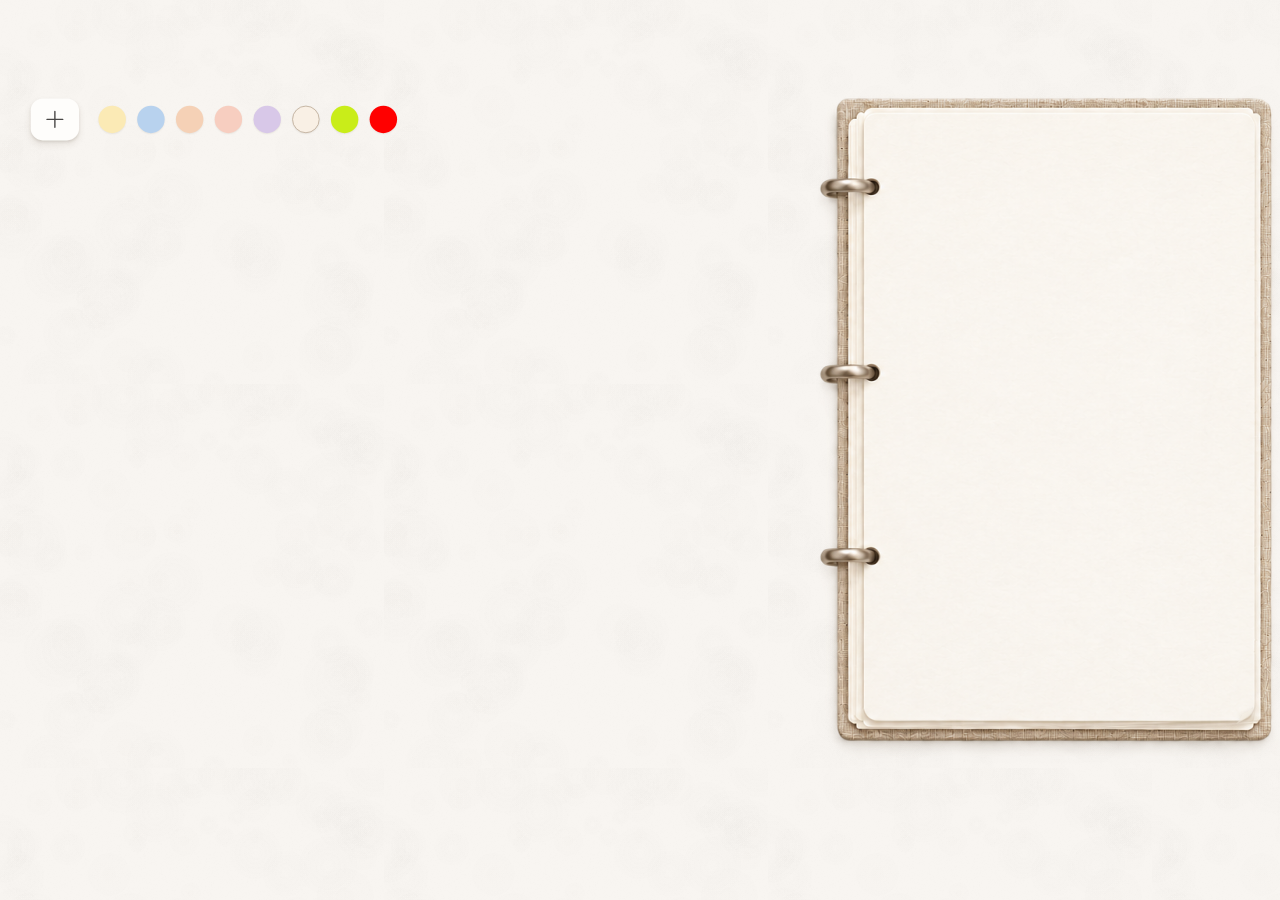
<file: web/index.html>
<!doctype html>
<html lang="zh-CN">
<head>
  <meta charset="utf-8">
  <meta name="viewport" content="width=device-width,initial-scale=1">
  <title>成长桌面</title>
  <link rel="stylesheet" href="shared/soft-theme.css">
  <link rel="stylesheet" href="styles.css">
  <link rel="stylesheet" href="note-editor.css">
</head>
<body>
  <svg width="0" height="0" aria-hidden="true" style="position:absolute;pointer-events:none"><defs><pattern id="crayon-burgundy" width="6" height="7" patternUnits="userSpaceOnUse"><rect width="6" height="7" fill="#893e50"/><path d="m.5 1 .8-.3m2.5 2 1-.4M1 5.6l.6-.3m3.1 1 .8-.4" stroke="#fff7e9" stroke-width=".55" opacity=".55"/><path d="m3 .5 .8.4M.2 3.8l.7.3" stroke="#612a3e" stroke-width=".6" opacity=".36"/></pattern></defs></svg>
  <main class="app">
    <section class="ideas">
      <header class="note-bar">
        <button id="add-note" class="new-note" aria-label="新便签"><svg viewBox="0 0 24 24" aria-hidden="true"><path d="M12 3v18M3 12h18"/></svg></button>
        <div id="palette" class="palette" aria-label="便签颜色"></div>
      </header>
      <div id="board" class="board">
        <div id="note-tools" class="note-tools" hidden>
          <button data-action="pin" aria-label="钉在屏幕最上层"><svg viewBox="0 0 24 24" aria-hidden="true"><path d="M9 3h6m-5 0v6l-3 4v2h10v-2l-3-4V3M12 15v6"/></svg></button>
          <button data-action="top" aria-label="置顶便签"><svg viewBox="0 0 24 24" aria-hidden="true"><path d="M12 19V5m-6 6 6-6 6 6"/></svg></button>
          <button data-action="bottom" aria-label="置底便签"><svg viewBox="0 0 24 24" aria-hidden="true"><path d="M12 5v14m-6-6 6 6 6-6"/></svg></button>
          <button data-action="archive" aria-label="完成并归档"><svg viewBox="0 0 24 24" aria-hidden="true"><path d="M4 7h16v13H4zM3 4h18v3H3zM9 12l2 2 4-4"/></svg></button>
          <div class="divider"></div>
          <button data-action="delete" aria-label="删除便签"><svg viewBox="0 0 24 24" aria-hidden="true"><path d="M5 7h14M9 4h6M7 7l1 13h8l1-13M10 11v5M14 11v5"/></svg></button>
        </div>
      </div>
    </section>
    <aside class="schedule" aria-label="日程活页本">
      <img class="notebook-skin" src="assets/blank-ring-planner-v1.png" alt="" draggable="false">
      <div id="timeline" class="timeline"></div>
      <div class="page-turn-sheet" aria-hidden="true"></div>
      <button class="page-corner" type="button" aria-label="翻到下午页">
        <svg class="corner-paper" viewBox="0 0 80 80" aria-hidden="true">
          <defs>
            <linearGradient id="corner-back" x1="0" y1="0" x2="1" y2="1"><stop offset="0" stop-color="#fffdf6"/><stop offset=".58" stop-color="#eee6d8"/><stop offset=".82" stop-color="#d7cbb8"/><stop offset="1" stop-color="#faf5eb"/></linearGradient>
          </defs>
          <path class="corner-shadow" d="M8 75 Q38 64 75 8 L75 67 Q75 75 67 75Z"/>
          <path class="corner-fold" d="M8 75 Q25 58 33 34 Q54 28 75 8 Q70 45 8 75Z"/>
        </svg>
      </button>
    </aside>
  </main>
  <div id="toast" class="toast"></div>
  <script src="shared/soft-theme.js"></script>
  <script src="materials.js"></script>
  <script src="app.js"></script>
  <script src="note-markdown.js"></script>
  <script src="note-editor.js"></script>
</body>
</html>
</file>
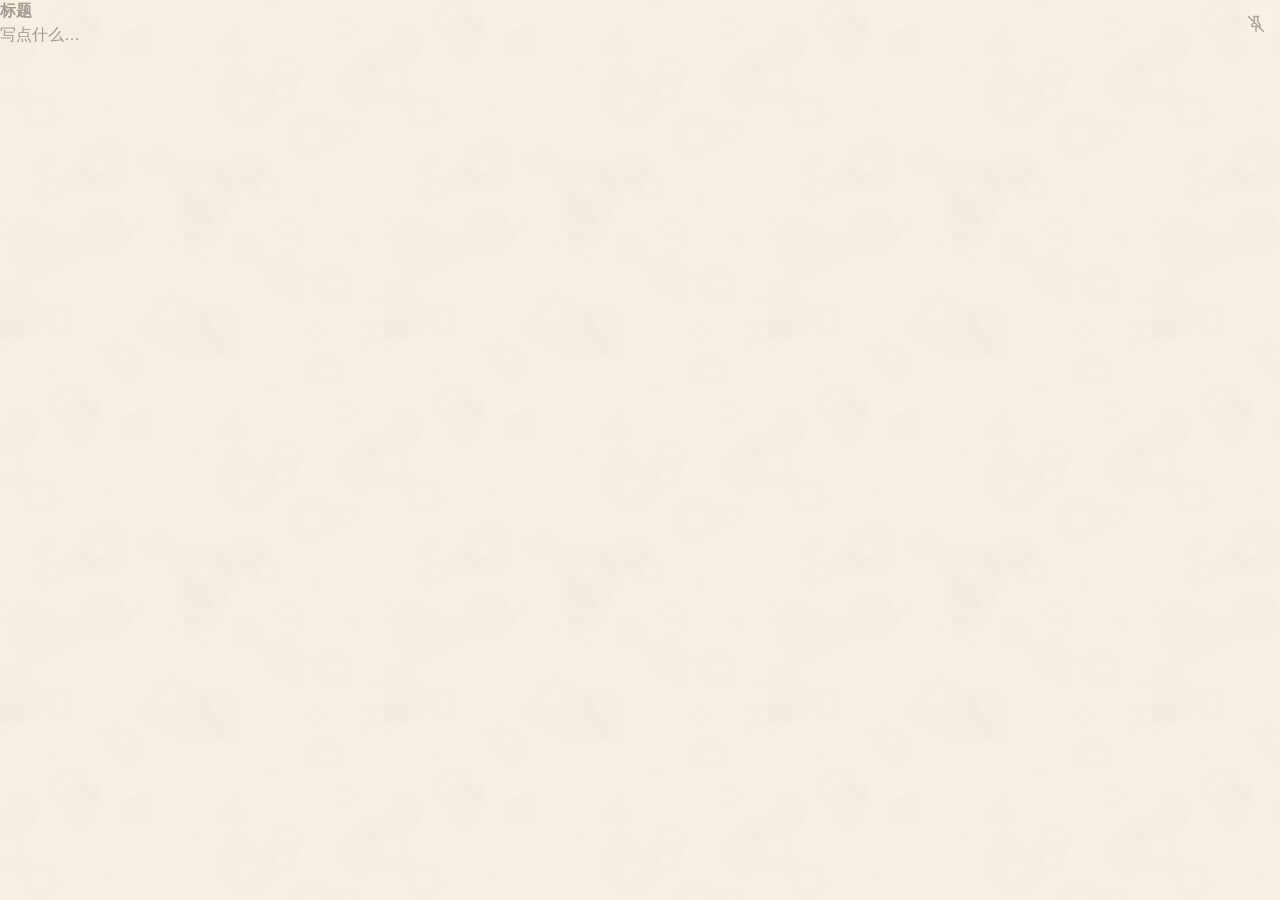
<file: web/pinned.html>
<!doctype html><html lang="zh-CN"><head><meta charset="utf-8"><link rel="stylesheet" href="styles.css"><style>
html,body{background:var(--note-bg,#f9f0e5)}.note{inset:0;width:100%;height:100%;border-radius:calc(var(--note-size)*.045);box-shadow:none}.unpin{position:absolute;z-index:10;right:8px;top:8px;width:32px;height:32px;padding:6px;color:#62594f;opacity:.48;border-radius:6px;background:#ffffff52;transition:opacity .12s,background .12s}.note:hover .unpin,.unpin:focus-visible{opacity:.95;background:#ffffff96}.unpin svg{width:20px;height:20px}
</style></head><body><article class="note"><div class="drag-strip"></div><input class="note-title" placeholder="标题" maxlength="60"><textarea class="note-body" placeholder="写点什么…" maxlength="1200"></textarea><button class="unpin" aria-label="取消固定，放回计划桌面"><svg viewBox="0 0 24 24"><path d="M9 3h6m-5 0v6l-3 4v2h10v-2l-3-4V3M12 15v6M3 3l18 18"/></svg></button></article><script src="materials.js"></script><script>
const shades={yellow:'#fef3c9',blue:'#dce8fa',peach:'#fee5d1',coral:'#fce4e4',lavender:'#e8e0f8',cream:'#f9f0e5',lime:'#d9f44b',red:'#ff0000'};let note;
const title=document.querySelector('.note-title'),body=document.querySelector('.note-body');
const send=m=>window.chrome.webview.postMessage(m);
window.hostReceive=n=>{note=n;document.body.style.setProperty('--note-bg',shades[n.Color]||shades.cream);document.querySelector('.note').dataset.color=n.Color;document.querySelector('.note').style.setProperty('--note-size',innerWidth+'px');title.value=n.Title||'';body.value=n.Body||'';document.fonts.ready.then(()=>setTimeout(()=>send({type:'rendered'}),0))};
title.oninput=body.oninput=()=>{if(note)send({type:'edit',title:title.value,body:body.value})};
document.querySelector('.drag-strip').onpointerdown=e=>{if(e.button===0){e.preventDefault();send({type:'drag'})}};
document.querySelector('.unpin').onclick=()=>send({type:'unpin'});
document.addEventListener('keydown',e=>{if(e.key==='Escape')send({type:'unpin'})});
</script></body></html>
</file>
<file: web/shared/soft-theme.css>
:root {
  --soft-ink:#151615;
  --soft-accent:#d96108;
  --soft-background:#f8f5f1;
  --soft-paper:#fbf7f0;
  --soft-note-yellow:#fef3c9;
  --soft-note-blue:#dce8fa;
  --soft-note-peach:#fee5d1;
  --soft-note-coral:#fce4e4;
  --soft-note-lavender:#e8e0f8;
  --soft-note-cream:#f9f0e5;
  --soft-note-lime:#d9f44b;
  --soft-note-red:#ff0000;
  --soft-swatch-red:#ff0000;
  --soft-swatch-lime:#c9ed19;
  --soft-swatch-yellow:#fbeab5;
  --soft-swatch-blue:#b8d2ee;
  --soft-swatch-peach:#f5d1b6;
  --soft-swatch-coral:#f7cec0;
  --soft-swatch-lavender:#d8c8e8;
  --soft-swatch-cream:#f9f0e5;
  --soft-shadow-contact:0 2px 3px rgb(83 62 39 / 14%);
  --soft-shadow-floating:0 9px 15px rgb(83 62 39 / 11%);
  --soft-radius-paper:11px;
}
</file>
<file: web/styles.css>
:root{color-scheme:light;--ink:var(--soft-ink);--accent:var(--soft-accent);font-family:"Microsoft YaHei UI","Microsoft YaHei",sans-serif}
*{box-sizing:border-box}html,body{width:100%;height:100%;margin:0;overflow:hidden}button,input,textarea{font:inherit}button{border:0;background:none;color:inherit;cursor:pointer}button:focus-visible{outline:2px solid var(--accent);outline-offset:4px}svg{width:24px;height:24px;display:block;fill:none;stroke:currentColor;stroke-width:1.8;stroke-linecap:round;stroke-linejoin:round}
body{color:var(--ink);user-select:none;background:var(--soft-background);background-image:var(--back-grain)}
.app{position:absolute;width:1586px;height:992px;transform-origin:0 0}
.ideas{position:absolute;left:38px;top:60px;width:971px;height:834px;z-index:2;pointer-events:none}
.note,.note-bar,.note-tools{pointer-events:auto}
.note-bar{height:52px;display:flex;align-items:center;gap:24px;width:max-content}
.new-note{width:60px;height:52px;display:grid;place-items:center;flex:none;border-radius:15px;background:#fefdfb;box-shadow:0 2px 3px #533e2720,0 5px 9px #533e271a;color:#494746}.new-note svg{width:26px;height:26px;stroke-width:1.6}.new-note:hover{background:#fff}
.palette{display:flex;align-items:center;gap:14px}.swatch{width:34px;height:34px;flex:none;border-radius:50%;padding:0;box-shadow:0 1px 2px #533e2717}.swatch:hover{outline:1px solid #b8a696;outline-offset:3px}.swatch:focus-visible{outline:2px solid #d96108;outline-offset:3px}
.board{position:absolute;left:0;top:111px;width:971px;height:723px;overflow:visible}
.note{position:absolute;border-radius:var(--soft-radius-paper);padding:calc(var(--note-size)*.2387) calc(var(--note-size)*.103) calc(var(--note-size)*.08) calc(var(--note-size)*.1355);display:flex;flex-direction:column;touch-action:none;background-color:var(--note-bg);background-image:var(--paper-grain);box-shadow:var(--soft-shadow-contact),var(--soft-shadow-floating);isolation:isolate}
.drag-strip{position:absolute;left:0;right:0;top:0;height:calc(var(--note-size)*.21);cursor:grab}.drag-strip:active{cursor:grabbing}
.note-title,.note-body{width:100%;border:0;outline:0;background:transparent;resize:none;user-select:text;padding:0;border-radius:0;letter-spacing:0}.note-title{color:#0a0c0b;font-size:calc(var(--note-size)*.10323);line-height:1.3125;font-weight:700;height:1.3125em;flex:none;margin:0 0 calc(var(--note-size)*.1)}
.note-body{font-size:calc(var(--note-size)*.07742);line-height:1.7083;font-weight:400;color:#282c29;flex:1;min-height:0;overflow:auto;scrollbar-width:none;-ms-overflow-style:none}.note-body::-webkit-scrollbar{display:none;width:0;height:0}.note-title::placeholder,.note-body::placeholder{color:#30282a70}
.resize-handle{position:absolute;right:0;bottom:0;width:16px;height:16px;cursor:nwse-resize}
.note-tools{position:absolute;z-index:2147483647;height:92px;width:40px;padding:6px 3px;border-radius:2px 9px 9px 2px;display:flex;flex-direction:column;align-items:center;justify-content:space-between;background-color:var(--tab-color,#f9f0e5);background-image:linear-gradient(#ffffff50,#ffffff20),var(--paper-grain);box-shadow:inset 1px 0 2px #72583f12,2px 2px 4px #533e2716,3px 5px 9px #533e2712;color:#62594f}.note-tools[data-side="left"]{border-radius:9px 2px 2px 9px;box-shadow:inset -1px 0 2px #72583f12,-2px 2px 4px #533e2716,-3px 5px 9px #533e2712}.note-tools[hidden]{display:none}.note-tools .divider{height:1px;width:19px;background:#78665322}.note-tools>button{width:32px;height:34px;padding:6px;border-radius:5px}.note-tools svg{width:20px;height:20px;stroke-width:1.65}.note-tools>button:hover{background:#ffffff66;color:#322d28}.note-tools>button:active{background:#78665314;transform:translateY(1px)}.note-tools>button[data-action="delete"]:hover{color:#a05543}
@font-face{font-family:Xiaolai;src:url('assets/fonts/Xiaolai-Regular.ttf') format('truetype');font-weight:400;font-style:normal;font-display:swap}
.schedule{position:absolute;left:1016px;top:56px;width:560px;height:799px;isolation:isolate}
/* Original wide notebook material, with live handwritten task rows. */
.notebook-skin{position:absolute;pointer-events:none;user-select:none;max-width:none;width:1530.74px;height:964.11px;left:-947.62px;top:-54.40px;z-index:-1}
.schedule{perspective:1600px}
.page-corner{position:absolute;right:22px;bottom:18px;width:76px;height:76px;z-index:4;padding:0;touch-action:manipulation;border-radius:0 0 13px 0}
.corner-paper{position:absolute;right:0;bottom:0;width:25px;height:25px;fill:none;stroke:none;overflow:visible;opacity:.5;transform-origin:100% 100%;transition:width .32s ease,height .32s ease,opacity .32s ease,filter .32s ease;filter:drop-shadow(-1px -1px 1px #6d503a15)}
.corner-shadow{fill:#9b8367;opacity:.12}
.corner-fold{fill:url(#corner-back);stroke:#c9bcaa;stroke-width:.45}
.page-corner:hover .corner-paper,.page-corner:focus-visible .corner-paper{width:57px;height:57px;opacity:1;filter:drop-shadow(-3px -3px 3px #6d503a25)}
.page-corner:focus-visible{outline:1px dashed #b7a18a;outline-offset:1px}
.page-corner:active .corner-paper{width:65px;height:65px}
.page-turn-sheet{position:absolute;left:65px;right:23px;top:10px;bottom:18px;z-index:3;pointer-events:none;visibility:hidden;border-radius:13px;background:#faf7ef;background-image:var(--paper-grain),linear-gradient(90deg,#ede6d955,#fffdf500 30%,#fffdf5 85%,#d1c4ad66);transform-origin:left center;box-shadow:4px 3px 10px #6d503a15;backface-visibility:hidden}
.schedule.is-turning .page-corner{pointer-events:none}
@media(prefers-reduced-motion:reduce){.corner-paper{transition:none}}
.timeline{position:absolute;left:79px;right:35px;top:67px;bottom:69px;overflow-y:auto;overflow-x:hidden;scrollbar-width:none;-ms-overflow-style:none;overscroll-behavior:contain}.timeline::-webkit-scrollbar{display:none;width:0;height:0}
.task{position:relative;width:100%;min-height:107px;display:grid;grid-template-columns:126px minmax(0,1fr) 32px;column-gap:16px;align-items:center;padding:15px 16px;text-align:left;font-family:Xiaolai,sans-serif;font-synthesis:none;isolation:isolate;touch-action:pan-y}
.task-time{color:#685e58;font-size:26px;line-height:34px;white-space:normal;overflow-wrap:anywhere}.task-time.range{font-size:20px;line-height:28px}
.task-title{font-size:28px;line-height:36px;font-weight:400;color:#32312c;overflow-wrap:anywhere}
.task:focus-visible{outline:1px dashed #b7a18a;outline-offset:-4px;border-radius:8px}
.task:hover:not(.done){background:#b8a08508}
.pencil-rule{position:absolute;left:8px;bottom:0;width:calc(100% - 16px);height:6px;stroke:#a38c7250;stroke-width:.85;pointer-events:none}.pencil-rule path{vector-effect:non-scaling-stroke}.task:last-child .pencil-rule{display:none}
.hand-check{width:32px;height:32px;visibility:hidden;pointer-events:none;transform:rotate(var(--check-tilt));overflow:visible}.hand-check .check-ink{fill:url(#crayon-burgundy) #893e50;stroke:#893e50;stroke-width:.25;stroke-opacity:.45;opacity:.94}.task.done .hand-check{visibility:visible}
.note-body{width:calc(100% + var(--note-size)*.045)}
.swatch[data-color="cream"]{border:1px solid #bbaa96}
.note[data-color="cream"],.note-editor[data-color="cream"]{outline:1px solid #bbaa9699;outline-offset:-1px}
.task.active::before{content:"";position:absolute;inset:4px 0 4px 0;z-index:-1;background:#feeede;background-image:var(--paper-grain);opacity:.88;clip-path:polygon(3% 2%,17% 1%,22% 3%,51% 1%,68% 3%,86% 0,96% 4%,96% 9%,99% 12%,98% 18%,100% 25%,98% 32%,100% 39%,98% 46%,100% 56%,98% 65%,99% 76%,97% 82%,97% 91%,93% 95%,73% 96%,67% 99%,48% 97%,39% 100%,20% 96%,6% 97%,4% 92%,1% 90%,2% 84%,0 78%,1% 69%,0 63%,2% 53%,0 42%,1% 33%,0 24%,2% 18%,1% 10%,3% 8%)}
.toast{position:fixed;left:50%;bottom:30px;transform:translateX(-50%);padding:10px 18px;border-radius:12px;background:#302720;color:#fff;opacity:0;transition:opacity .15s;pointer-events:none}.toast.show{opacity:1}
@media(prefers-reduced-motion:reduce){*{transition:none!important}}
.note-tools{height:202px}
.note-tools>button[data-action="archive"]:hover{color:#47704b}
.note[data-color="red"],.note-editor[data-color="red"]{background-image:none;color:#000}
.note[data-color="red"] input,.note[data-color="red"] textarea,.note-editor[data-color="red"] textarea,.note-editor[data-color="red"] .editor-content,.note-editor[data-color="red"] .editor-content :is(h1,h2,h3,h4){color:#000}
</file>
<file: web/note-editor.css>
.note-editor{position:fixed;z-index:100;left:24.6vw;top:9.3vh;width:40.5vw;height:85.6vh;min-width:560px;max-width:1000px;border-radius:11px;background-color:var(--editor-paper);background-image:var(--paper-grain);box-shadow:0 2px 3px #533e2724,0 9px 22px #533e2724;color:#282c29;user-select:text}
.note-editor[hidden],.editor-tools[hidden]{display:none}
.note-editor,.editor-scroll{cursor:grab}.note-editor.dragging,.note-editor.dragging .editor-scroll{cursor:grabbing}.editor-title,.editor-summary,.editor-content{cursor:text}
.editor-scroll{height:100%;overflow-y:auto;overscroll-behavior:contain;scrollbar-width:thin;scrollbar-color:#78665335 transparent;padding:clamp(42px,4.1vw,70px) clamp(32px,2.95vw,68px) 60px;border-radius:inherit}
.editor-title,.editor-summary{display:block;width:100%;border:0;outline:0;padding:0;background:transparent;resize:none;overflow:hidden;color:inherit;user-select:text;font-family:inherit}
.editor-title{font-size:clamp(28px,2.08vw,46px);line-height:1.35;font-weight:700;color:#101311;margin:0 0 12px}
.editor-summary{font-size:clamp(16px,1.1vw,24px);line-height:1.7;color:#625955;margin:0 0 48px}
.editor-title::placeholder,.editor-summary::placeholder{color:#80737088}
.editor-content{outline:none;min-height:220px;font-size:clamp(16px,1.1vw,24px);line-height:1.85;overflow-wrap:anywhere;caret-color:#61504b}
.editor-content p{margin:0 0 14px;min-height:1.85em}.editor-content h1,.editor-content h2,.editor-content h3,.editor-content h4{font-weight:700;color:#151715;line-height:1.4;margin:1.6em 0 .8em}.editor-content>:first-child{margin-top:0}
.editor-content h1{font-size:1.85em}.editor-content h2{font-size:1.4em}.editor-content h3{font-size:1.2em}.editor-content h4{font-size:1.08em}
.editor-content mark{background:#ffeb9ac9;color:inherit;border-radius:3px;padding:1px 2px;box-decoration-break:clone}
.editor-content img{max-width:100%;height:auto;display:block;border-radius:7px;margin:20px 0 12px;cursor:default}
.editor-content ul,.editor-content ol{padding-left:1.8em;margin:0 0 20px}.editor-content li{padding-left:.3em}
.editor-content[data-empty="true"]:before{content:"写下你的想法…";position:absolute;color:#80737080;pointer-events:none}
.editor-close{position:absolute;right:14px;top:14px;padding:6px;color:#7d747080;border-radius:50%;z-index:2}.editor-close svg{width:20px;height:20px;stroke-width:1.3}.editor-close:hover{background:#ffffff44;color:#544a46}
.editor-tools{position:fixed;z-index:110;display:flex;align-items:center;gap:2px;height:44px;padding:4px 8px;border-radius:10px;background:#fff8f0;background-image:var(--paper-grain);box-shadow:0 2px 3px #533e271a,0 5px 12px #533e2718;color:#635751;user-select:none}
.editor-tools button{width:32px;height:32px;display:grid;place-items:center;border-radius:5px;padding:6px}.editor-tools button:hover,.editor-tools button[aria-pressed="true"]{background:#e4d0b54d;color:#322d28}.editor-tools svg{width:19px;height:19px;stroke-width:1.6}
.editor-tools select{font:14px "Microsoft YaHei",sans-serif;color:inherit;border:0;background:transparent;outline:none;width:62px;padding:4px 0;cursor:pointer}.editor-tools button[data-format="highlight"] svg{stroke:#aa8a38}
.editor-tools button:focus-visible,.editor-tools select:focus-visible{outline:1px solid #9e8970;outline-offset:1px}
.toast{z-index:200}
@media(max-width:900px){.note-editor{left:5vw;width:90vw;min-width:0;top:5vh;height:90vh}.editor-scroll{padding:48px 28px}.editor-summary{margin-bottom:32px}}
</file>
